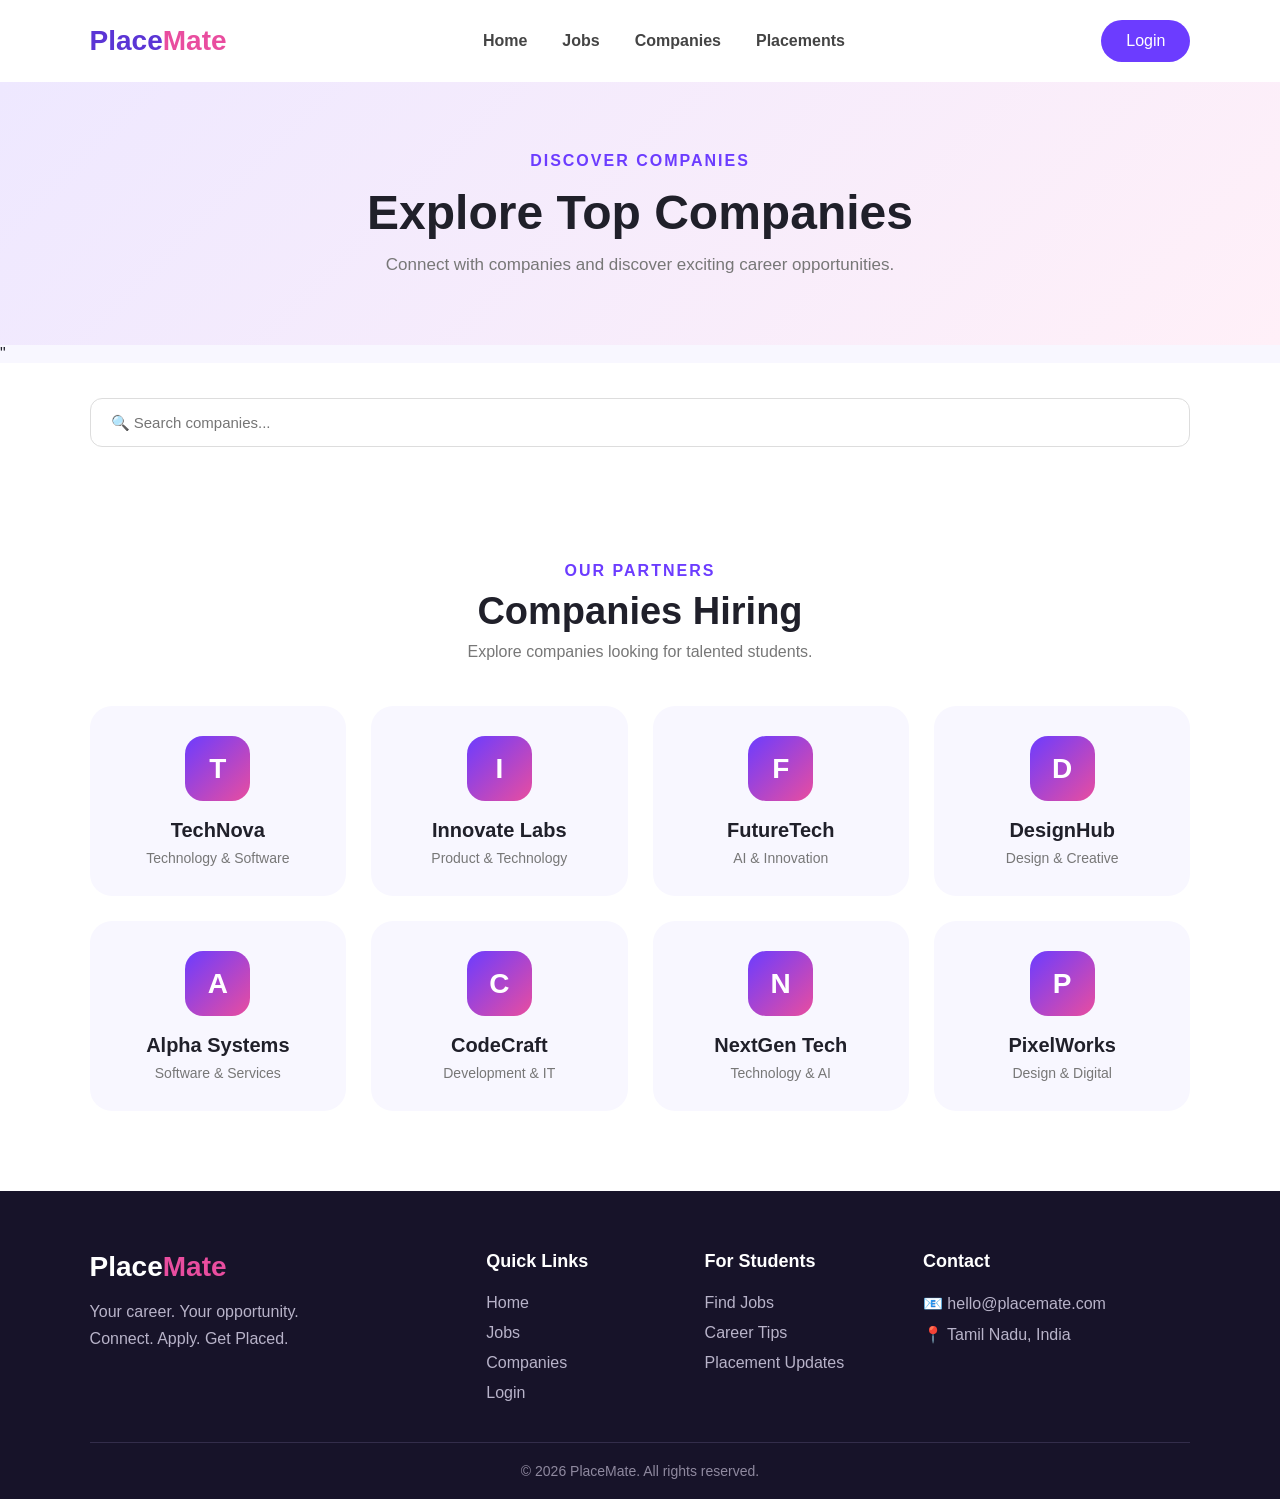
<file: companies.html>
<!DOCTYPE html>
<html lang="en">

<head>
    <meta charset="UTF-8">
    <meta name="viewport" content="width=device-width, initial-scale=1.0">

    <title>PlaceMate - Companies</title>

    <link rel="stylesheet" href="style.css">
</head>

<body>

    <!-- Navigation -->
    <header>
        <nav class="navbar">

            <div class="logo">
                Place<span>Mate</span>
            </div>

            <ul class="nav-links">
                <li><a href="index.html">Home</a></li>
                <li><a href="jobs.html">Jobs</a></li>
                <li><a href="companies.html">Companies</a></li>
                <li><a href="Placements.html">Placements</a></li>
            </ul>

            <a href="login.html" class="login-btn">Login</a>

        </nav>
    </header>


    <!-- Companies Hero -->
    <section class="jobs-hero">

        <p>DISCOVER COMPANIES</p>

        <h1>Explore Top Companies</h1>

        <span>
            Connect with companies and discover exciting career opportunities.
        </span>

    </section>


    <!-- Companies Section -->"
    <section class="job-search">

    <input
        type="text"
        id="companySearch"
        placeholder="🔍 Search companies..."
    >

</section>
    <section class="companies-section">

        <div class="section-title">

            <p>OUR PARTNERS</p>

            <h2>Companies Hiring</h2>

            <span>
                Explore companies looking for talented students.
            </span>

        </div>


        <div class="company-cards">


            <!-- Company 1 -->
            <div class="company-card">

                <div class="company-logo">
                    T
                </div>

                <h3>TechNova</h3>

                <p>Technology & Software</p>

            </div>


            <!-- Company 2 -->
            <div class="company-card">

                <div class="company-logo">
                    I
                </div>

                <h3>Innovate Labs</h3>

                <p>Product & Technology</p>

            </div>


            <!-- Company 3 -->
            <div class="company-card">

                <div class="company-logo">
                    F
                </div>

                <h3>FutureTech</h3>

                <p>AI & Innovation</p>

            </div>


            <!-- Company 4 -->
            <div class="company-card">

                <div class="company-logo">
                    D
                </div>

                <h3>DesignHub</h3>

                <p>Design & Creative</p>

            </div>


            <!-- Company 5 -->
            <div class="company-card">

                <div class="company-logo">
                    A
                </div>

                <h3>Alpha Systems</h3>

                <p>Software & Services</p>

            </div>


            <!-- Company 6 -->
            <div class="company-card">

                <div class="company-logo">
                    C
                </div>

                <h3>CodeCraft</h3>

                <p>Development & IT</p>

            </div>


            <!-- Company 7 -->
            <div class="company-card">

                <div class="company-logo">
                    N
                </div>

                <h3>NextGen Tech</h3>

                <p>Technology & AI</p>

            </div>


            <!-- Company 8 -->
            <div class="company-card">

                <div class="company-logo">
                    P
                </div>

                <h3>PixelWorks</h3>

                <p>Design & Digital</p>

            </div>

        </div>

    </section>


    <!-- Footer -->
    <footer class="footer">

        <div class="footer-content">

            <div class="footer-brand">

                <div class="logo">
                    Place<span>Mate</span>
                </div>

                <p>
                    Your career. Your opportunity.<br>
                    Connect. Apply. Get Placed.
                </p>

            </div>


            <div class="footer-links">

                <h3>Quick Links</h3>

                <a href="index.html">Home</a>
                <a href="jobs.html">Jobs</a>
                <a href="companies.html">Companies</a>
                <a href="login.html">Login</a>

            </div>


            <div class="footer-links">

                <h3>For Students</h3>

                <a href="#">Find Jobs</a>
                <a href="#">Career Tips</a>
                <a href="#">Placement Updates</a>

            </div>


            <div class="footer-contact">

                <h3>Contact</h3>

                <p>📧 hello@placemate.com</p>
                <p>📍 Tamil Nadu, India</p>

            </div>

        </div>


        <div class="footer-bottom">

            <p>© 2026 PlaceMate. All rights reserved.</p>

        </div>

    </footer>


    <script src="script.js"></script>

</body>

</html>
</file>
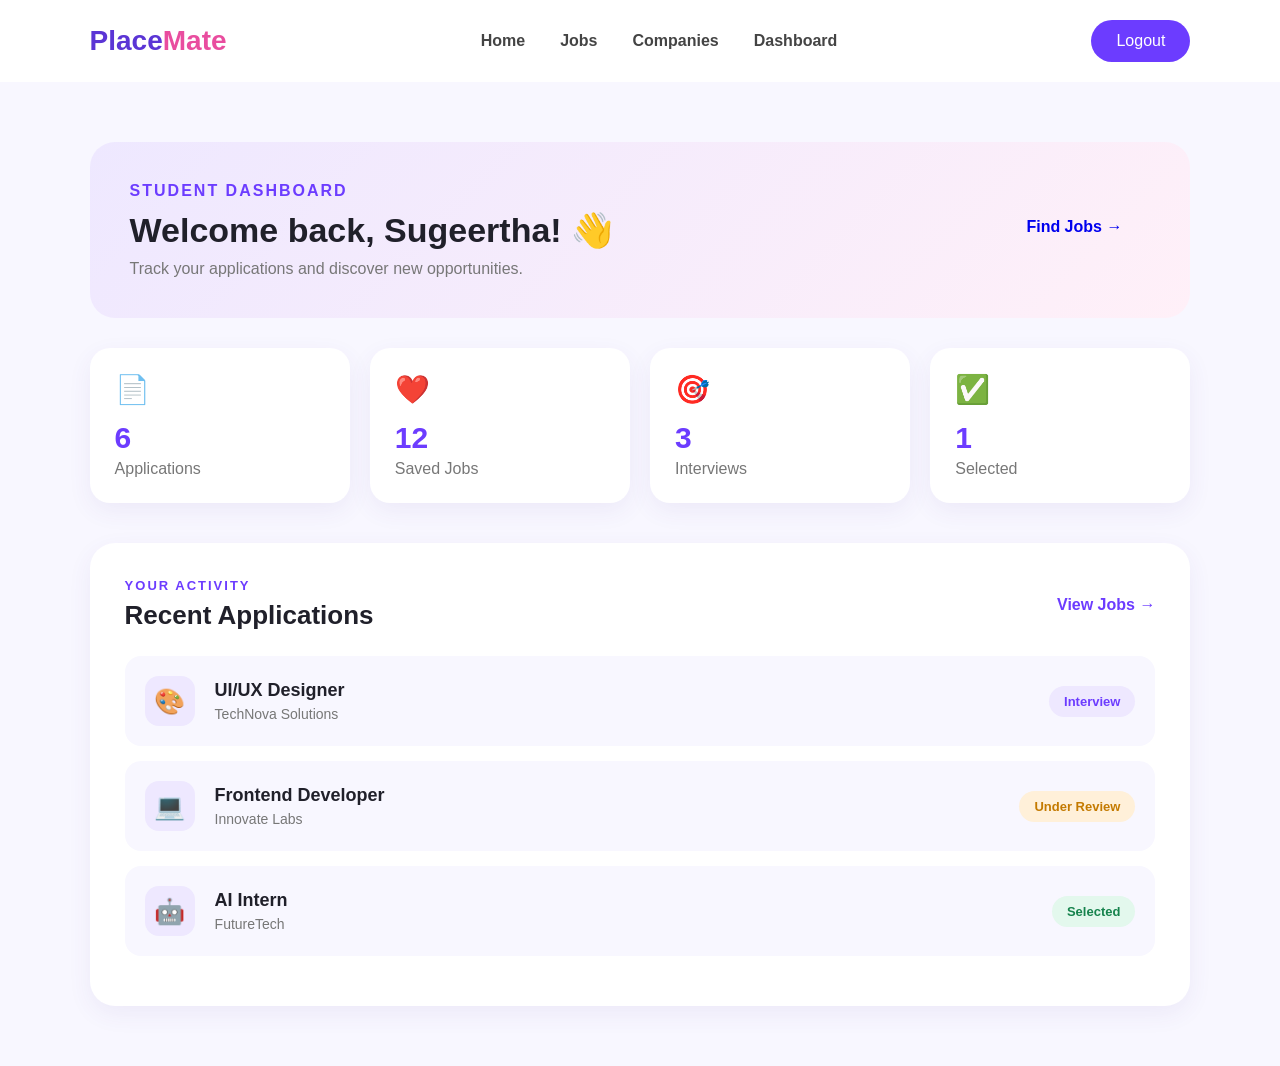
<file: dashboard.html>
<!DOCTYPE html>
<html lang="en">

<head>
    <meta charset="UTF-8">
    <meta name="viewport" content="width=device-width, initial-scale=1.0">

    <title>PlaceMate - Dashboard</title>

    <link rel="stylesheet" href="style.css">
</head>

<body>

    <!-- Navigation -->
    <header>
        <nav class="navbar">

            <div class="logo">
                Place<span>Mate</span>
            </div>

            <ul class="nav-links">
                <li><a href="index.html">Home</a></li>
                <li><a href="jobs.html">Jobs</a></li>
                <li><a href="companies.html">Companies</a></li>
                <li><a href="dashboard.html">Dashboard</a></li>
            </ul>

            <a href="index.html" class="login-btn">Logout</a>

        </nav>
    </header>


    <!-- Dashboard -->
    <main class="dashboard">

        <section class="dashboard-welcome">

            <div>
                <p>STUDENT DASHBOARD</p>

                <h1>Welcome back, Sugeertha! 👋</h1>

                <span>
                    Track your applications and discover new opportunities.
                </span>
            </div>

            <a href="jobs.html" class="primary-btn">
                Find Jobs →
            </a>

        </section>


        <!-- Dashboard Stats -->
        <section class="dashboard-stats">

            <div class="dashboard-stat">
                <div class="dashboard-stat-icon">📄</div>
                <h2>6</h2>
                <p>Applications</p>
            </div>

            <div class="dashboard-stat">
                <div class="dashboard-stat-icon">❤️</div>
                <h2>12</h2>
                <p>Saved Jobs</p>
            </div>

            <div class="dashboard-stat">
                <div class="dashboard-stat-icon">🎯</div>
                <h2>3</h2>
                <p>Interviews</p>
            </div>

            <div class="dashboard-stat">
                <div class="dashboard-stat-icon">✅</div>
                <h2>1</h2>
                <p>Selected</p>
            </div>

        </section>


        <!-- Applications -->
        <section class="applications-section">

            <div class="dashboard-title">
                <div>
                    <p>YOUR ACTIVITY</p>
                    <h2>Recent Applications</h2>
                </div>

                <a href="jobs.html">View Jobs →</a>
            </div>


            <div class="application-card">

                <div class="application-icon">🎨</div>

                <div class="application-info">
                    <h3>UI/UX Designer</h3>
                    <p>TechNova Solutions</p>
                </div>

                <span class="status interview">
                    Interview
                </span>

            </div>


            <div class="application-card">

                <div class="application-icon">💻</div>

                <div class="application-info">
                    <h3>Frontend Developer</h3>
                    <p>Innovate Labs</p>
                </div>

                <span class="status review">
                    Under Review
                </span>

            </div>


            <div class="application-card">

                <div class="application-icon">🤖</div>

                <div class="application-info">
                    <h3>AI Intern</h3>
                    <p>FutureTech</p>
                </div>

                <span class="status selected">
                    Selected
                </span>

            </div>

        </section>

    </main>


    <script src="script.js"></script>

</body>

</html>
</file>
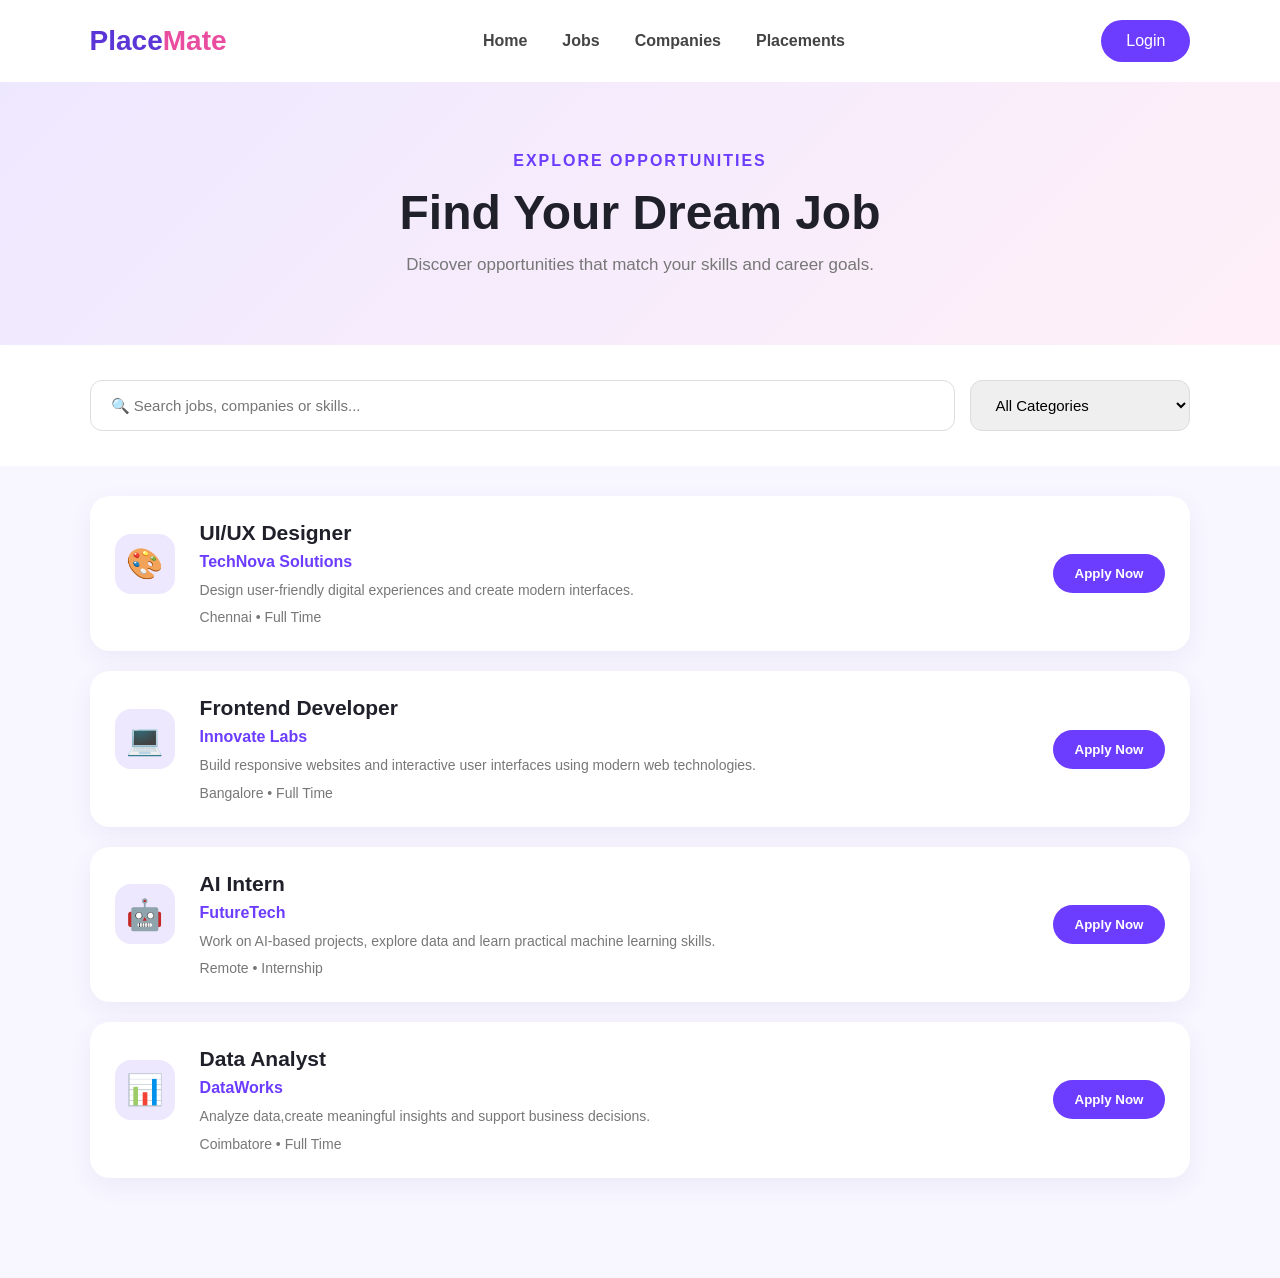
<file: jobs.html>
<!DOCTYPE html>
<html lang="en">

<head>
    <meta charset="UTF-8">
    <meta name="viewport" content="width=device-width, initial-scale=1.0">

    <title>PlaceMate - Jobs</title>

    <link rel="stylesheet" href="style.css">
</head>

<body>

    <!-- Navigation -->
    <header>
        <nav class="navbar">

            <div class="logo">
                Place<span>Mate</span>
            </div>

            <ul class="nav-links">
                <li><a href="index.html">Home</a></li>
                <li><a href="jobs.html">Jobs</a></li>
                <li><a href="companies.html">Companies</a></li>
                <li><a href="Placements.html">Placements</a></li>
            </ul>

            <a href="login.html" class="login-btn">Login</a>

        </nav>
    </header>


    <!-- Jobs Hero -->
    <section class="jobs-hero">

        <p>EXPLORE OPPORTUNITIES</p>

        <h1>Find Your Dream Job</h1>

        <span>
            Discover opportunities that match your skills and career goals.
        </span>

    </section>


    <!-- Search -->
    <section class="job-search">

        <input
            type="text"
            id="jobSearch"
            placeholder="🔍 Search jobs, companies or skills..."
        >

        <select id="jobCategory">
            <option value="all">All Categories</option>
            <option value="design">Design</option>
            <option value="development">Development</option>
            <option value="ai">AI & Data</option>
        </select>

    </section>


    <!-- Job Listings -->
    <section class="jobs-list">

        <div class="job-item">
            <div class="job-icon">🎨</div>

            <div class="job-info">
                <h2>UI/UX Designer</h2>
                <p>TechNova Solutions</p>
                <p class="job-description">
    Design user-friendly digital experiences and create modern interfaces.
</p>
                <span>Chennai • Full Time</span>
            </div>

            <button
            onclick="window.location.href='login.html'">Apply Now</button>
        </div>


        <div class="job-item">
            <div class="job-icon">💻</div>

            <div class="job-info">
                <h2>Frontend Developer</h2>
                <p>Innovate Labs</p>
                <p class="job-description">
    Build responsive websites and interactive user interfaces using modern web technologies.
</p>
                <span>Bangalore • Full Time</span>
            </div>

            <button
            onclick="window.location.href='login.html'">Apply Now</button>
        </div>


        <div class="job-item">
            <div class="job-icon">🤖</div>

            <div class="job-info">
                <h2>AI Intern</h2>
                <p>FutureTech</p>
                <p class="job-description">
    Work on AI-based projects, explore data and learn practical machine learning skills.
</p>
                <span>Remote • Internship</span>
            </div>

            <button
            onclick="window.location.href='login.html'">Apply Now</button>
        </div>


        <div class="job-item">
            <div class="job-icon">📊</div>

            <div class="job-info">
                <h2>Data Analyst</h2>
                <p>DataWorks</p>
                <p class="job-description">
    Analyze data,create meaningful insights and support business decisions.
</p>
                <span>Coimbatore • Full Time</span>
            </div>

            <button
            onclick="window.location.href='login.html'">Apply Now</button>
        </div>

    </section>


    <script src="script.js"></script>

</body>

</html>
</file>
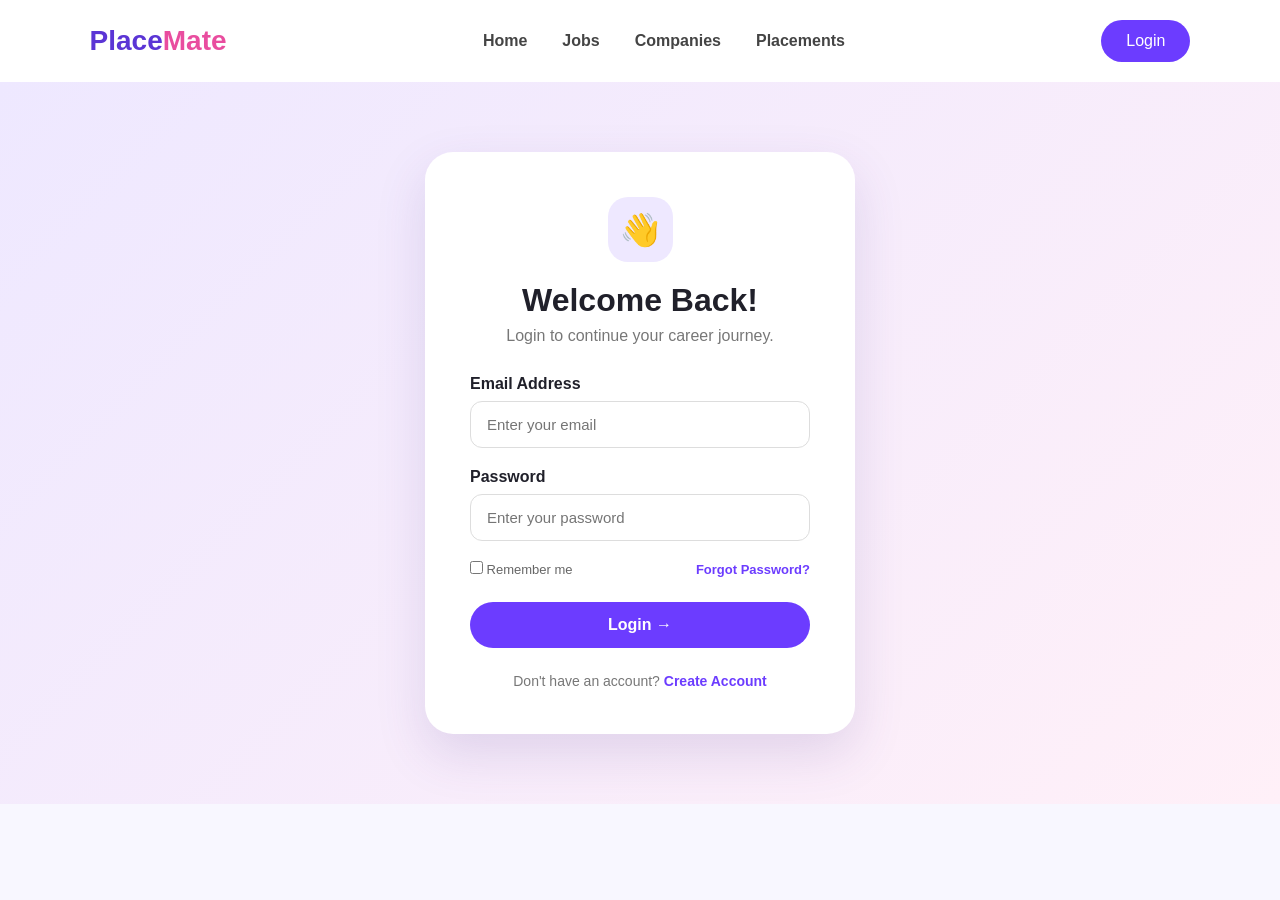
<file: login.html>
<!DOCTYPE html>
<html lang="en">

<head>
    <meta charset="UTF-8">
    <meta name="viewport" content="width=device-width, initial-scale=1.0">

    <title>PlaceMate - Login</title>

    <link rel="stylesheet" href="style.css">
</head>

<body>

    <!-- Navigation -->
    <header>
        <nav class="navbar">

            <div class="logo">
                Place<span>Mate</span>
            </div>

            <ul class="nav-links">
                <li><a href="index.html">Home</a></li>
                <li><a href="jobs.html">Jobs</a></li>
                <li><a href="companies.html">Companies</a></li>
                <li><a href="Placements.html">Placements</a></li>
            </ul>

            <a href="login.html" class="login-btn">Login</a>

        </nav>
    </header>


    <!-- Login Section -->
    <section class="login-section">

        <div class="login-card">

            <div class="login-icon">
                👋
            </div>

            <h1>Welcome Back!</h1>

            <p class="login-subtitle">
                Login to continue your career journey.
            </p>


            <form id="loginForm">

                <div class="form-group">
                    <label>Email Address</label>

                    <input
                        type="email"
                        id="email"
                        placeholder="Enter your email"
                        autocomplete="email"
                        required
                    >
                </div>


                <div class="form-group">
                    <label>Password</label>

                    <input
                        type="password"
                        id="password"
                        placeholder="Enter your password"
                        autocomplete="current-password"
                        required
                    >
                </div>


                <div class="login-options">

                    <label>
                        <input type="checkbox">
                        Remember me
                    </label>

                    <a href="#">Forgot Password?</a>

                </div>


                <button type="submit" class="login-submit">
                    Login →
                </button>

            </form>


            <p class="register-text">
                Don't have an account?
                <a href="register.html">Create Account</a>
            </p>

        </div>

    </section>


    <script src="script.js"></script>

</body>

</html>
</file>
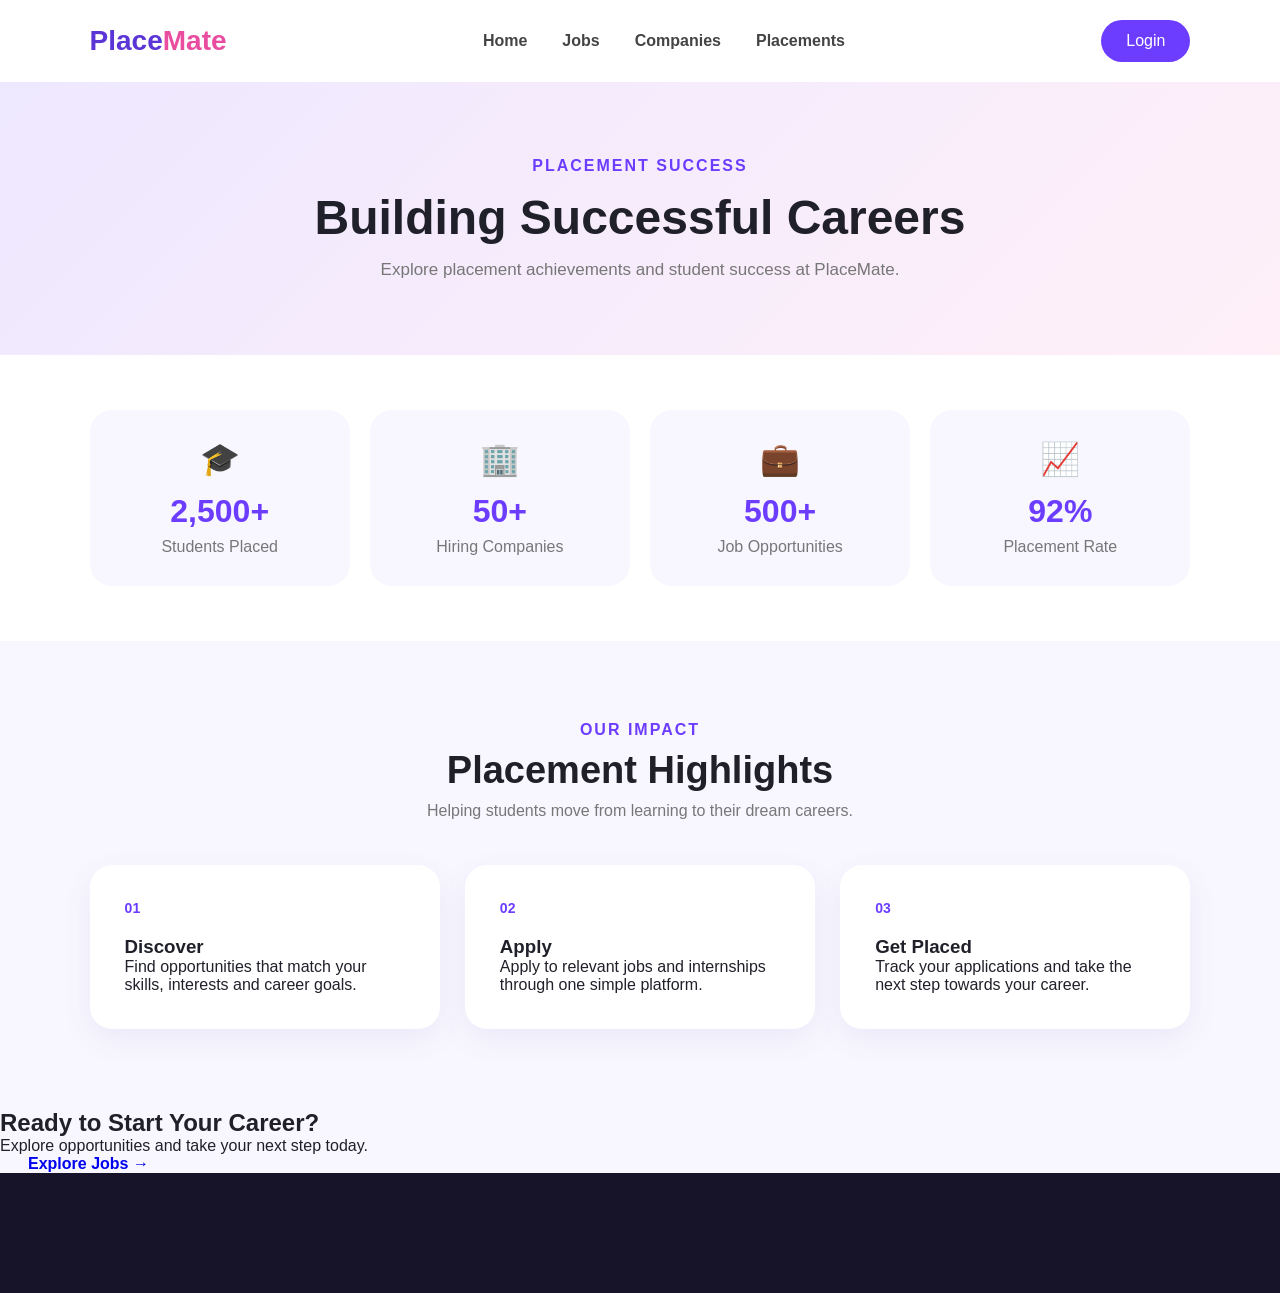
<file: placements.html>
<!DOCTYPE html>
<html lang="en">

<head>
    <meta charset="UTF-8">
    <meta name="viewport" content="width=device-width, initial-scale=1.0">

    <title>PlaceMate - Placements</title>

    <link rel="stylesheet" href="style.css">
</head>

<body>

    <!-- Navigation -->
    <header>
        <nav class="navbar">

            <div class="logo">
                Place<span>Mate</span>
            </div>

            <ul class="nav-links">
                <li><a href="index.html">Home</a></li>
                <li><a href="jobs.html">Jobs</a></li>
                <li><a href="companies.html">Companies</a></li>
                <li><a href="placements.html">Placements</a></li>
            </ul>

            <a href="login.html" class="login-btn">Login</a>

        </nav>
    </header>


    <!-- Placements Hero -->
    <section class="placements-hero">

        <p>PLACEMENT SUCCESS</p>

        <h1>Building Successful Careers</h1>

        <span>
            Explore placement achievements and student success at PlaceMate.
        </span>

    </section>


    <!-- Placement Statistics -->
    <section class="placement-stats">

        <div class="placement-stat-card">
            <div class="placement-icon">🎓</div>
            <h2>2,500+</h2>
            <p>Students Placed</p>
        </div>

        <div class="placement-stat-card">
            <div class="placement-icon">🏢</div>
            <h2>50+</h2>
            <p>Hiring Companies</p>
        </div>

        <div class="placement-stat-card">
            <div class="placement-icon">💼</div>
            <h2>500+</h2>
            <p>Job Opportunities</p>
        </div>

        <div class="placement-stat-card">
            <div class="placement-icon">📈</div>
            <h2>92%</h2>
            <p>Placement Rate</p>
        </div>

    </section>


    <!-- Placement Highlights -->
    <section class="placement-highlights">

        <div class="section-title">

            <p>OUR IMPACT</p>

            <h2>Placement Highlights</h2>

            <span>
                Helping students move from learning to their dream careers.
            </span>

        </div>


        <div class="highlight-cards">

            <div class="highlight-card">

                <div class="highlight-number">01</div>

                <h3>Discover</h3>

                <p>
                    Find opportunities that match your skills,
                    interests and career goals.
                </p>

            </div>


            <div class="highlight-card">

                <div class="highlight-number">02</div>

                <h3>Apply</h3>

                <p>
                    Apply to relevant jobs and internships
                    through one simple platform.
                </p>

            </div>


            <div class="highlight-card">

                <div class="highlight-number">03</div>

                <h3>Get Placed</h3>

                <p>
                    Track your applications and take the
                    next step towards your career.
                </p>

            </div>

        </div>

    </section>


    <!-- CTA -->
    <section class="placement-cta">

        <h2>Ready to Start Your Career?</h2>

        <p>
            Explore opportunities and take your next step today.
        </p>

        <a href="jobs.html" class="primary-btn">
            Explore Jobs →
        </a>

    </section>


    <!-- Footer -->
    <footer class="footer">

        <div class="footer-content">

            <div class="footer-brand">
</file>
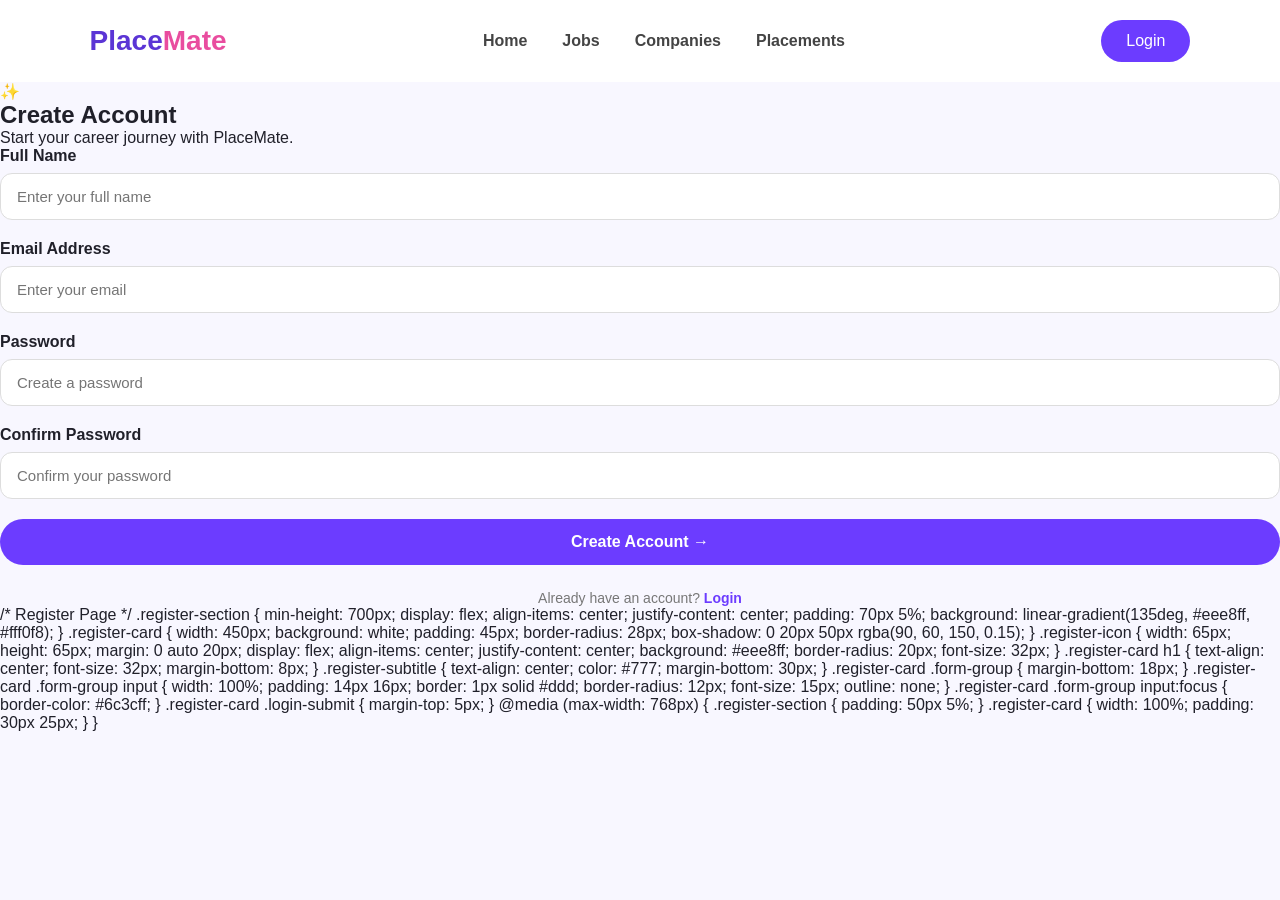
<file: register.html>
<!DOCTYPE html>
<html lang="en">

<head>
    <meta charset="UTF-8">
    <meta name="viewport" content="width=device-width, initial-scale=1.0">

    <title>PlaceMate - Register</title>

    <link rel="stylesheet" href="style.css">
</head>

<body>

    <header>
        <nav class="navbar">

            <div class="logo">
                Place<span>Mate</span>
            </div>

            <ul class="nav-links">
                <li><a href="index.html">Home</a></li>
                <li><a href="jobs.html">Jobs</a></li>
                <li><a href="companies.html">Companies</a></li>
                <li><a href="placements.html">Placements</a></li>
            </ul>

            <a href="login.html" class="login-btn">Login</a>

        </nav>
    </header>


    <section class="register-section">

        <div class="register-card">

            <div class="register-icon">
                ✨
            </div>

            <h1>Create Account</h1>

            <p class="register-subtitle">
                Start your career journey with PlaceMate.
            </p>

            <form id="registerForm">

                <div class="form-group">
                    <label>Full Name</label>

                    <input
                        type="text"
                        id="registerName"
                        placeholder="Enter your full name"
                        autocomplete="name"
                        required
                    >
                </div>

                <div class="form-group">
                    <label>Email Address</label>

                    <input
                        type="email"
                        id="registerEmail"
                        placeholder="Enter your email"
                        autocomplete="email"
                        required
                    >
                </div>

                <div class="form-group">
                    <label>Password</label>

                    <input
                        type="password"
                        id="registerPassword"
                        placeholder="Create a password"
                        autocomplete="new-password"
                        required
                    >
                </div>

                <div class="form-group">
                    <label>Confirm Password</label>

                    <input
                        type="password"
                        id="confirmPassword"
                        placeholder="Confirm your password"
                        autocomplete="new-password"
                        required
                    >
                </div>

                <button type="submit" class="login-submit">
                    Create Account →
                </button>

            </form>
            <p class="register-text">
                Already have an account?
                <a href="login.html">Login</a>
            </p>

            </div>

            </section>

<script src="script.js"></script>
</body>
</html>
/* Register Page */

.register-section {
    min-height: 700px;
    display: flex;
    align-items: center;
    justify-content: center;
    padding: 70px 5%;
    background: linear-gradient(135deg, #eee8ff, #fff0f8);
}

.register-card {
    width: 450px;
    background: white;
    padding: 45px;
    border-radius: 28px;
    box-shadow: 0 20px 50px rgba(90, 60, 150, 0.15);
}

.register-icon {
    width: 65px;
    height: 65px;
    margin: 0 auto 20px;
    display: flex;
    align-items: center;
    justify-content: center;
    background: #eee8ff;
    border-radius: 20px;
    font-size: 32px;
}

.register-card h1 {
    text-align: center;
    font-size: 32px;
    margin-bottom: 8px;
}

.register-subtitle {
    text-align: center;
    color: #777;
    margin-bottom: 30px;
}

.register-card .form-group {
    margin-bottom: 18px;
}

.register-card .form-group input {
    width: 100%;
    padding: 14px 16px;
    border: 1px solid #ddd;
    border-radius: 12px;
    font-size: 15px;
    outline: none;
}

.register-card .form-group input:focus {
    border-color: #6c3cff;
}

.register-card .login-submit {
    margin-top: 5px;
}

@media (max-width: 768px) {

    .register-section {
        padding: 50px 5%;
    }

    .register-card {
        width: 100%;
        padding: 30px 25px;
    }

}
</file>
<file: style.css>
* {
    margin: 0;
    padding: 0;
    box-sizing: border-box;
}

body {
    font-family: Arial, sans-serif;
    background: #f8f7ff;
    color: #20202a;
}

/* Navbar */

header {
    width: 100%;
    padding: 20px 7%;
    background: white;
}

.navbar {
    display: flex;
    align-items: center;
    justify-content: space-between;
}

.logo {
    font-size: 28px;
    font-weight: bold;
    color: #5b35d5;
}

.logo span {
    color: #e94d9f;
}

.nav-links {
    display: flex;
    gap: 35px;
    list-style: none;
}

.nav-links a {
    text-decoration: none;
    color: #444;
    font-weight: 600;
    transition: 0.3s;
}

.nav-links a:hover {
    color: #6c3cff;
}

.login-btn {
    text-decoration: none;
    background: #6c3cff;
    color: white;
    padding: 12px 25px;
    border-radius: 25px;
}


/* Hero Section */

.hero {
    min-height: 560px;
    padding: 70px 7%;
    display: flex;
    align-items: center;
    justify-content: space-between;

    background: linear-gradient(
        135deg,
        #eee8ff,
        #fff0f8
    );
}

.hero-content {
    width: 55%;
}

.small-title {
    color: #6c3cff;
    font-weight: bold;
    letter-spacing: 2px;
    margin-bottom: 20px;
}

.hero h1 {
    font-size: 58px;
    line-height: 1.1;
    margin-bottom: 25px;
}

.hero h1 span {
    color: #6c3cff;
}

.hero-text {
    font-size: 18px;
    line-height: 1.7;
    color: #666;
    max-width: 600px;
    margin-bottom: 35px;
}


/* Buttons */

.hero-buttons {
    display: flex;
    gap: 15px;
}
.primary-btn,
.secondary-btn {
    text-decoration: none;
    padding: 15px 28px;
    border-radius: 30px;
    font-weight: bold;
}

.primary-btn {
    transform: translateY(-3px);
    box-shadow: 0 10px 20px rgbs(108,60,255,0.25);
}

.secondary-btn {
    background: #6c3cff;
    color: white;
    transform: translateY(-3px);
}


/* Hero Image Card */

.hero-image {
    width: 35%;
    display: flex;
    justify-content: center;
}

.image-card {
    width: 330px;
    height: 350px;
    background: linear-gradient(135deg,#ffffff, #f3edff);
    border-radius: 30px;
    display: flex;
    flex-direction: column;
    align-items: center;
    justify-content: center;
    box-shadow: 0 20px 50px rgba(90, 60, 150, 0.15);
}


.image-card img{
    width:230px;
    height: 230px;
    object-fit: contain;
    margin-bottom: 20px;
}

.image-card h3 {
    font-size: 24px;
    margin-bottom: 10px;
}

.image-card p {
    color: #777;
}


/* Statistics */

.stats {
    display: grid;
    grid-template-columns: repeat(4, 1fr);
    gap: 20px;
    padding: 50px 7%;
    background: white;
}

.stat-card {
    text-align: center;
    padding: 25px;
    border-radius: 20px;
    background: #f8f7ff;
}

.stat-card h2 {
    color: #6c3cff;
    font-size: 32px;
    margin-bottom: 8px;
}

.stat-card p {
    color: #666;
}
/* Featured Jobs */

.featured-jobs {
    padding: 80px 7%;
    background: #f8f7ff;
}

.section-title {
    text-align: center;
    margin-bottom: 45px;
}

.section-title p {
    color: #6c3cff;
    font-weight: bold;
    letter-spacing: 2px;
    margin-bottom: 10px;
}

.section-title h2 {
    font-size: 38px;
    margin-bottom: 10px;
}

.section-title span {
    color: #777;
    font-size: 16px;
}

.job-cards {
    display: grid;
    grid-template-columns: repeat(3, 1fr);
    gap: 25px;
}

.job-card {
    background: white;
    padding: 30px;
    border-radius: 22px;
    box-shadow: 0 10px 30px rgba(90, 60, 150, 0.08);
    transition: 0.3s;
}

.job-card:hover {
    transform: translateY(-8px);
    box-shadow: 0 18px 35px rgba(90, 60, 150, 0.15);
}

.job-icon {
    width: 55px;
    height: 55px;
    display: flex;
    align-items: center;
    justify-content: center;
    background: #eee8ff;
    border-radius: 15px;
    font-size: 28px;
    margin-bottom: 20px;
}

.job-card h3 {
    font-size: 22px;
    margin-bottom: 10px;
}

.job-card p {
    color: #6c3cff;
    font-weight: 600;
    margin-bottom: 10px;
}

.job-card span {
    color: #777;
    font-size: 14px;
}

.job-card button {
    display: block;
    margin-top: 25px;
    width: 100%;
    padding: 12px;
    border: none;
    border-radius: 25px;
    background: #6c3cff;
    color: white;
    font-weight: bold;
    cursor: pointer;
    transition: 0.3s;
}

.job-card button:hover {
    background: #5426c9;
}
/* Companies */

.companies-section {
    padding: 80px 7%;
    background: white;
}

.company-cards {
    display: grid;
    grid-template-columns: repeat(4, 1fr);
    gap: 25px;
}

.company-card {
    text-align: center;
    padding: 30px 20px;
    background: #f8f7ff;
    border-radius: 22px;
    transition: 0.3s;
}

.company-card:hover {
    transform: translateY(-8px);
    box-shadow: 0 15px 30px rgba(90, 60, 150, 0.12);
}

.company-logo {
    width: 65px;
    height: 65px;
    margin: 0 auto 18px;
    display: flex;
    align-items: center;
    justify-content: center;
    background: linear-gradient(135deg, #6c3cff, #e94d9f);
    color: white;
    border-radius: 18px;
    font-size: 28px;
    font-weight: bold;
}

.company-card h3 {
    font-size: 20px;
    margin-bottom: 8px;
}

.company-card p {
    color: #777;
    font-size: 14px;
}
/* Success Stories */

.success-section {
    padding: 80px 7%;
    background: #f8f7ff;
}

.success-cards {
    display: grid;
    grid-template-columns: repeat(3, 1fr);
    gap: 25px;
}

.success-card {
    background: white;
    padding: 30px;
    border-radius: 22px;
    text-align: center;
    box-shadow: 0 10px 30px rgba(90, 60, 150, 0.08);
    transition: 0.3s;
}

.success-card:hover {
    transform: translateY(-8px);
}

.student-avatar {
    width: 70px;
    height: 70px;
    margin: 0 auto 15px;
    display: flex;
    align-items: center;
    justify-content: center;
    background: #eee8ff;
    border-radius: 50%;
    font-size: 35px;
}

.success-card h3 {
    font-size: 20px;
    margin-bottom: 5px;
}

.success-card .role {
    color: #6c3cff;
    font-weight: 600;
    margin-bottom: 15px;
}

.success-card > p:last-child {
    color: #777;
    line-height: 1.6;
    font-size: 14px;
}
/* Footer */

.footer {
    background: #171329;
    color: white;
    padding: 60px 7% 20px;
}

.footer-content {
    display: grid;
    grid-template-columns: 2fr 1fr 1fr 1.5fr;
    gap: 40px;
    padding-bottom: 40px;
}

.footer-brand .logo {
    color: white;
    margin-bottom: 15px;
}

.footer-brand p {
    color: #b8b3c9;
    line-height: 1.7;
}

.footer-links,
.footer-contact {
    display: flex;
    flex-direction: column;
    gap: 12px;
}

.footer h3 {
    margin-bottom: 10px;
    font-size: 18px;
}

.footer a {
    color: #b8b3c9;
    text-decoration: none;
}

.footer a:hover {
    color: white;
}

.footer-contact p {
    color: #b8b3c9;
}

.footer-bottom {
    border-top: 1px solid #332d4a;
    padding-top: 20px;
    text-align: center;
    color: #8f899f;
    font-size: 14px;
}
/* Mobile Responsive */

@media (max-width: 768px) {

    header {
        padding: 18px 5%;
    }

    .navbar {
        flex-wrap: wrap;
        gap: 15px;
    }

    .nav-links {
        order: 3;
        width: 100%;
        justify-content: center;
        gap: 18px;
    }

    .hero {
        flex-direction: column;
        text-align: center;
        padding: 50px 5%;
    }

    .hero-content {
        width: 100%;
    }

    .hero h1 {
        font-size: 40px;
    }

    .hero-text {
        font-size: 16px;
    }

    .hero-buttons {
        justify-content: center;
        flex-wrap: wrap;
    }

    .hero-image {
        width: 100%;
        margin-top: 35px;
    }

    .stats {
        grid-template-columns: repeat(2, 1fr);
        padding: 35px 5%;
    }

    .job-cards,
    .company-cards,
    .success-cards {
        grid-template-columns: 1fr;
    }

    .featured-jobs,
    .companies-section,
    .success-section {
        padding: 60px 5%;
    }

    .footer-content {
        grid-template-columns: 1fr 1fr;
    }
}
/* Jobs Page */

.jobs-hero {
    text-align: center;
    padding: 70px 7%;
    background: linear-gradient(135deg, #eee8ff, #fff0f8);
}

.jobs-hero p {
    color: #6c3cff;
    font-weight: bold;
    letter-spacing: 2px;
    margin-bottom: 15px;
}

.jobs-hero h1 {
    font-size: 48px;
    margin-bottom: 15px;
}

.jobs-hero span {
    color: #777;
    font-size: 17px;
}

.job-search {
    display: flex;
    gap: 15px;
    padding: 35px 7%;
    background: white;
}

.job-search input,
.job-search select {
    padding: 15px 20px;
    border: 1px solid #ddd;
    border-radius: 12px;
    font-size: 15px;
    outline: none;
}

.job-search input {
    flex: 1;
}

.job-search select {
    width: 220px;
}

.jobs-list {
    padding: 30px 7% 80px;
    background: #f8f7ff;
}

.job-item {
    display: flex;
    align-items: center;
    gap: 25px;
    background: white;
    padding: 25px;
    margin-bottom: 20px;
    border-radius: 20px;
    box-shadow: 0 8px 25px rgba(90, 60, 150, 0.07);
    transition: 0.3s;
}

.job-item:hover {
    transform: translateY(-5px);
}

.job-icon {
    width: 60px;
    height: 60px;
    display: flex;
    align-items: center;
    justify-content: center;
    background: #eee8ff;
    border-radius: 16px;
    font-size: 30px;
}

.job-info {
    flex: 1;
}

.job-info h2 {
    font-size: 21px;
    margin-bottom: 8px;
}

.job-info p {
    color: #6c3cff;
    font-weight: 600;
    margin-bottom: 7px;
}

.job-info span {
    color: #777;
    font-size: 14px;
}

.job-item button {
    border: none;
    background: #6c3cff;
    color: white;
    padding: 12px 22px;
    border-radius: 25px;
    font-weight: bold;
    cursor: pointer;
}

.job-item button:hover {
    background: #5426c9;
}

@media (max-width: 768px) {

    .jobs-hero h1 {
        font-size: 38px;
    }

    .job-search {
        flex-direction: column;
        padding: 25px 5%;
    }

    .job-search select {
        width: 100%;
    }

    .jobs-list {
        padding: 25px 5% 60px;
    }

    .job-item {
        flex-wrap: wrap;
    }

    .job-item button {
        width: 100%;
    }
}
/* Login Page */

.login-section {
    min-height: 650px;
    display: flex;
    align-items: center;
    justify-content: center;
    padding: 70px 5%;
    background: linear-gradient(135deg, #eee8ff, #fff0f8);
}

.login-card {
    width: 430px;
    background: white;
    padding: 45px;
    border-radius: 28px;
    box-shadow: 0 20px 50px rgba(90, 60, 150, 0.15);
}

.login-icon {
    width: 65px;
    height: 65px;
    margin: 0 auto 20px;
    display: flex;
    align-items: center;
    justify-content: center;
    background: #eee8ff;
    border-radius: 20px;
    font-size: 32px;
}

.login-card h1 {
    text-align: center;
    font-size: 32px;
    margin-bottom: 8px;
}

.login-subtitle {
    text-align: center;
    color: #777;
    margin-bottom: 30px;
}

.form-group {
    margin-bottom: 20px;
}

.form-group label {
    display: block;
    margin-bottom: 8px;
    font-weight: 600;
}

.form-group input {
    width: 100%;
    padding: 14px 16px;
    border: 1px solid #ddd;
    border-radius: 12px;
    font-size: 15px;
    outline: none;
}

.form-group input:focus {
    border-color: #6c3cff;
}

.login-options {
    display: flex;
    justify-content: space-between;
    align-items: center;
    margin-bottom: 25px;
    font-size: 13px;
}

.login-options label {
    color: #666;
}

.login-options a {
    color: #6c3cff;
    text-decoration: none;
    font-weight: 600;
}

.login-submit {
    width: 100%;
    padding: 14px;
    border: none;
    border-radius: 25px;
    background: #6c3cff;
    color: white;
    font-size: 16px;
    font-weight: bold;
    cursor: pointer;
    transition: 0.3s;
}

.login-submit:hover {
    background: #5426c9;
    transform: translateY(-2px);
}

.register-text {
    text-align: center;
    margin-top: 25px;
    color: #777;
    font-size: 14px;
}

.register-text a {
    color: #6c3cff;
    text-decoration: none;
    font-weight: bold;
}
/* Dashboard Page */

.dashboard {
    padding: 60px 7%;
    background: #f8f7ff;
    min-height: 700px;
}

.dashboard-welcome {
    display: flex;
    align-items: center;
    justify-content: space-between;
    padding: 40px;
    margin-bottom: 30px;
    border-radius: 25px;
    background: linear-gradient(135deg, #eee8ff, #fff0f8);
}

.dashboard-welcome p {
    color: #6c3cff;
    font-weight: bold;
    letter-spacing: 2px;
    margin-bottom: 10px;
}

.dashboard-welcome h1 {
    font-size: 34px;
    margin-bottom: 10px;
}

.dashboard-welcome span {
    color: #777;
}

.dashboard-stats {
    display: grid;
    grid-template-columns: repeat(4, 1fr);
    gap: 20px;
    margin-bottom: 40px;
}

.dashboard-stat {
    background: white;
    padding: 25px;
    border-radius: 20px;
    box-shadow: 0 8px 25px rgba(90, 60, 150, 0.07);
}

.dashboard-stat-icon {
    font-size: 28px;
    margin-bottom: 15px;
}

.dashboard-stat h2 {
    font-size: 30px;
    color: #6c3cff;
    margin-bottom: 5px;
}

.dashboard-stat p {
    color: #777;
}

.applications-section {
    background: white;
    padding: 35px;
    border-radius: 25px;
    box-shadow: 0 8px 25px rgba(90, 60, 150, 0.07);
}

.dashboard-title {
    display: flex;
    align-items: center;
    justify-content: space-between;
    margin-bottom: 25px;
}

.dashboard-title p {
    color: #6c3cff;
    font-size: 13px;
    font-weight: bold;
    letter-spacing: 2px;
    margin-bottom: 7px;
}

.dashboard-title h2 {
    font-size: 26px;
}

.dashboard-title a {
    color: #6c3cff;
    text-decoration: none;
    font-weight: bold;
}

.application-card {
    display: flex;
    align-items: center;
    gap: 20px;
    padding: 20px;
    margin-bottom: 15px;
    background: #f8f7ff;
    border-radius: 16px;
}

.application-icon {
    width: 50px;
    height: 50px;
    display: flex;
    align-items: center;
    justify-content: center;
    background: #eee8ff;
    border-radius: 14px;
    font-size: 25px;
}

.application-info {
    flex: 1;
}

.application-info h3 {
    font-size: 18px;
    margin-bottom: 5px;
}

.application-info p {
    color: #777;
    font-size: 14px;
}

.status {
    padding: 8px 15px;
    border-radius: 20px;
    font-size: 13px;
    font-weight: bold;
}

.interview {
    background: #eee8ff;
    color: #6c3cff;
}

.review {
    background: #fff0d9;
    color: #c47a00;
}

.selected {
    background: #e3f8ed;
    color: #16834d;
}


/* Dashboard Mobile */

@media (max-width: 768px) {

    .dashboard {
        padding: 40px 5%;
    }

    .dashboard-welcome {
        flex-direction: column;
        align-items: flex-start;
        gap: 25px;
        padding: 30px;
    }

    .dashboard-welcome h1 {
        font-size: 28px;
    }

    .dashboard-stats {
        grid-template-columns: repeat(2, 1fr);
    }

    .applications-section {
        padding: 25px 20px;
    }

    .dashboard-title {
        align-items: flex-start;
        gap: 15px;
    }

    .application-card {
        flex-wrap: wrap;
    }

    .status {
        margin-left: 70px;
    }
}
/* Placements Page */

.placements-hero {
    text-align: center;
    padding: 75px 7%;
    background: linear-gradient(135deg, #eee8ff, #fff0f8);
}

.placements-hero p {
    color: #6c3cff;
    font-weight: bold;
    letter-spacing: 2px;
    margin-bottom: 15px;
}

.placements-hero h1 {
    font-size: 48px;
    margin-bottom: 15px;
}

.placements-hero span {
    color: #777;
    font-size: 17px;
}

.placement-stats {
    display: grid;
    grid-template-columns: repeat(4, 1fr);
    gap: 20px;
    padding: 55px 7%;
    background: white;
}

.placement-stat-card {
    text-align: center;
    padding: 30px 20px;
    background: #f8f7ff;
    border-radius: 22px;
    transition: 0.3s;
}

.placement-stat-card:hover {
    transform: translateY(-7px);
    box-shadow: 0 15px 30px rgba(90, 60, 150, 0.12);
}

.placement-icon {
    font-size: 32px;
    margin-bottom: 15px;
}

.placement-stat-card h2 {
    color: #6c3cff;
    font-size: 32px;
    margin-bottom: 8px;
}

.placement-stat-card p {
    color: #777;
}

.placement-highlights {
    padding: 80px 7%;
    background: #f8f7ff;
}

.highlight-cards {
    display: grid;
    grid-template-columns: repeat(3, 1fr);
    gap: 25px;
}

.highlight-card {
    background: white;
    padding: 35px;
    border-radius: 22px;
    box-shadow: 0 10px 30px rgba(90, 60, 150, 0.08);
    transition: 0.3s;
}

.highlight-card:hover {
    transform: translateY(-8px);
}

.highlight-number {
    color: #6c3cff;
    font-size: 14px;
    font-weight: bold;
    margin-bottom: 20px;
}
    .job-description {
    color: #777 !important;
    font-weight: normal !important;
    font-size: 14px;
    line-height: 1.6;
    margin: 8px 0;
}
/* Smooth Page Animations */

.hero-content,
.hero-image {
    animation: fadeUp 0.8s ease;
}

.job-card,
.company-card,
.success-card,
.stat-card {
    animation: fadeUp 0.7s ease;
}

@keyframes fadeUp {
    from {
        opacity: 0;
        transform: translateY(25px);
    }

    to {
        opacity: 1;
        transform: translateY(0);
    }
}
/* Button Hover Animation */

.primary-btn,
.secondary-btn,
.login-btn,
.job-card button,
.job-item button,
.login-submit {
    transition: 0.3s ease;
}

.primary-btn:hover,
.login-btn:hover,
.job-card button:hover,
.job-item button:hover,
.login-submit:hover {
    transform: translateY(-3px);
    box-shadow: 0 8px 20px rgba(108, 60, 255, 0.25);
}

.secondary-btn:hover {
    transform: translateY(-3px);
    box-shadow: 0 8px 20px rgba(108, 60, 255, 0.15);
}
.dashboard-stat {
    transition: 0.3s ease;
}

.dashboard-stat:hover {
    transform: translateY(-6px);
    box-shadow: 0 15px 30px rgba(90, 60, 150, 0.12);
}
.stat-card {
    transition: 0.3s ease;
}

.stat-card:hover {
    transform: translateY(-5px);
    box-shadow: 0 12px 25px rgba(90, 60, 150, 0.12);
}
.hero-search {
    display: flex;
    align-items: center;
    gap: 0;
    margin-top: 30px;
    max-width: 620px;
    background: white;
    padding: 6px;
    border-radius: 40px;
    box-shadow: 0 10px 30px rgba(90, 60, 150, 0.12);
}

.hero-search input {
    flex: 1;
    padding: 16px 20px;
    border: none;
    border-radius: 40px;
    font-size: 15px;
    outline: none;
    background: transparent;
}

.search-btn {
    padding: 15px 25px;
    background: #6c3cff;
    color: white;
    text-decoration: none;
    border-radius: 35px;
    font-weight: bold;
    white-space: nowrap;
    transition: 0.3s ease;


.search-btn:hover {
    background: #5426c9;
    transform: translateY(-2px);
    box-shadow: 0 8px 18px rgba(108, 60, 255, 0.25);
}

@media (max-width: 768px) {

    .hero-search {
        flex-direction: column;
        background: transparent;
        box-shadow: none;
        padding: 0;
    }

    .hero-search input {
        width: 100%;
        background: white;
        box-shadow: 0 8px 20px rgba(90, 60, 150, 0.10);
    }

    .search-btn {
        width: 100%;
        text-align: center;
        margin-top: 10px;
    }
}
@media (max-width: 768px) {

    .hero-search {
        flex-direction: column;
    }

    .search-btn {
        padding: 14px;
    }
}
/* Hero Search Bar - Final */

.hero-search {
    display: flex;
    align-items: center;
    gap: 10px;
    margin-top: 30px;
    max-width: 620px;
    background: white;
    padding: 6px;
    border-radius: 40px;
    box-shadow: 0 10px 30px rgba(90, 60, 150, 0.12);
}

.hero-search input {
    flex: 1;
    padding: 15px 20px;
    border: none;
    border-radius: 40px;
    outline: none;
    font-size: 15px;
    background: transparent;
}

.hero-search .search-btn {
    display: flex;
    align-items: center;
    justify-content: center;
    padding: 15px 24px;
    background: #6c3cff;
    color: white;
    text-decoration: none;
    border-radius: 35px;
    font-weight: bold;
    white-space: nowrap;
}

.hero-search .search-btn:hover {
    background: #5426c9;
}
}
</file>
